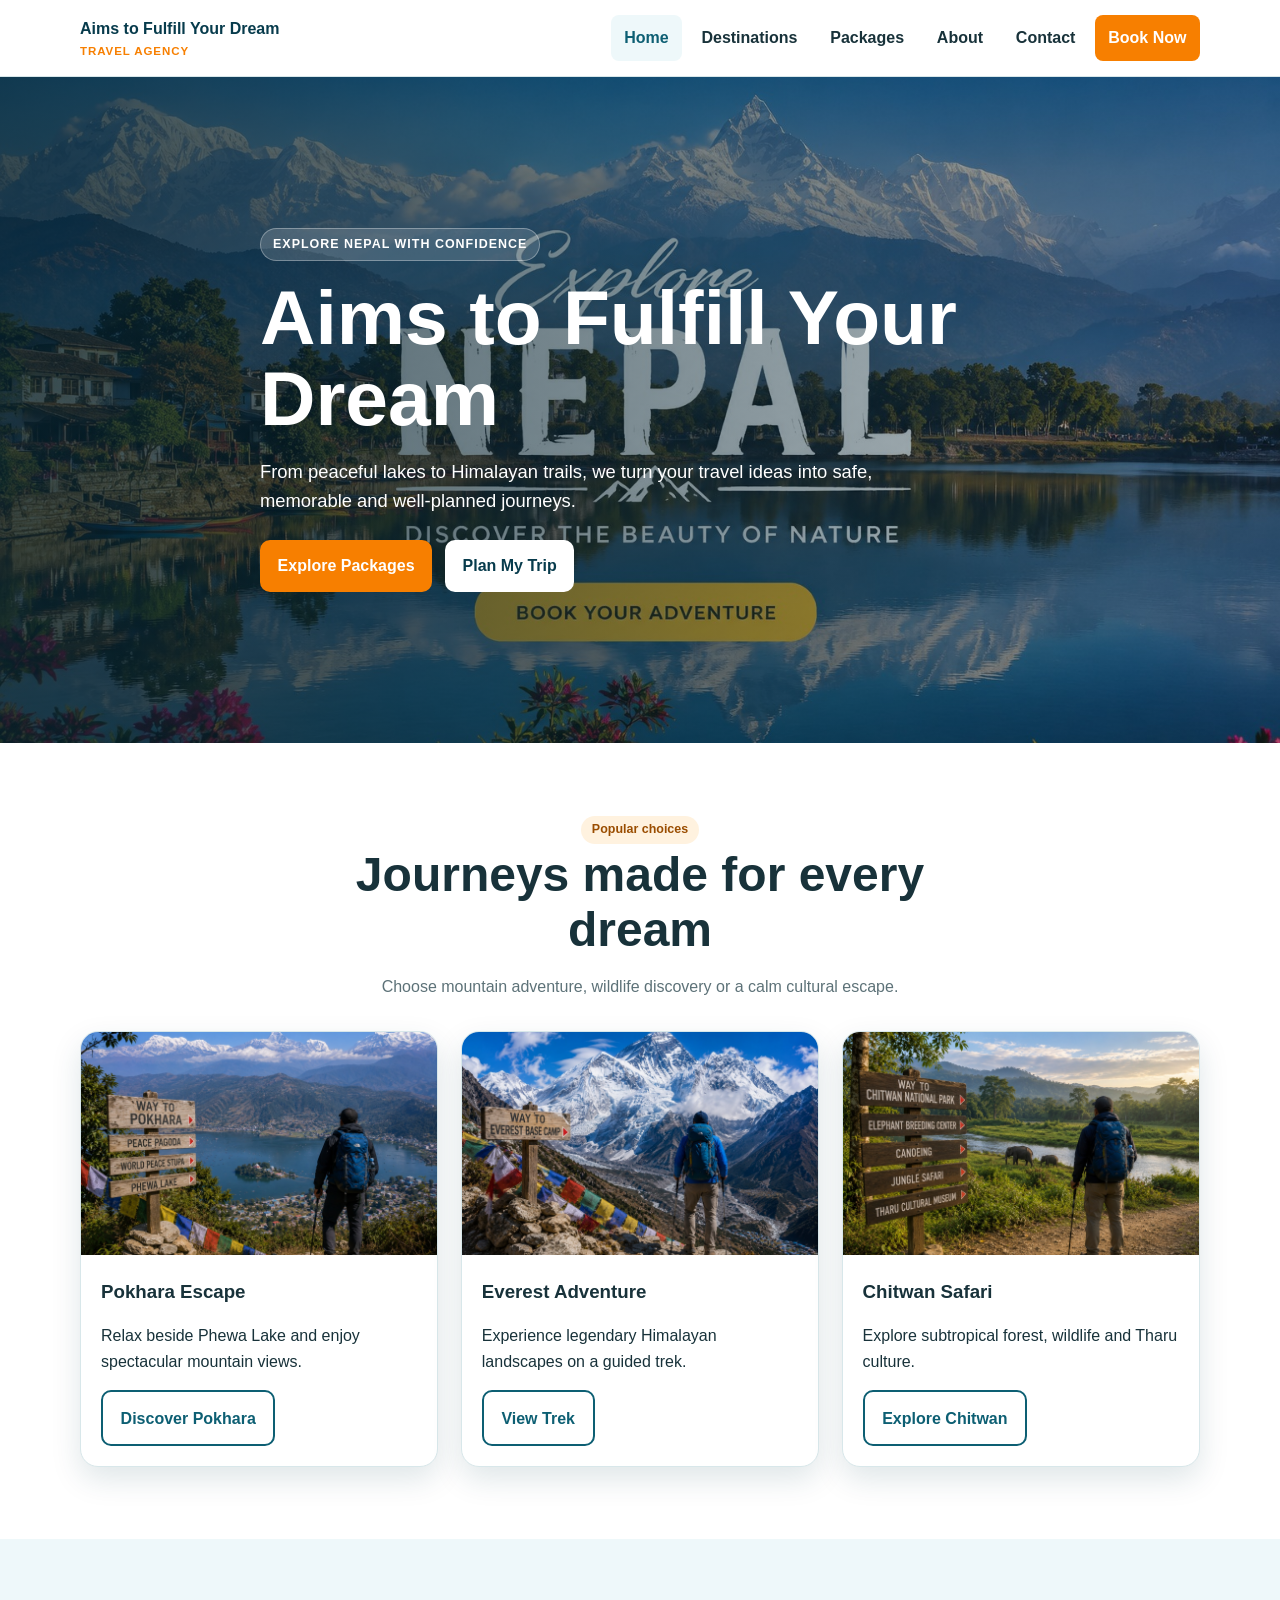
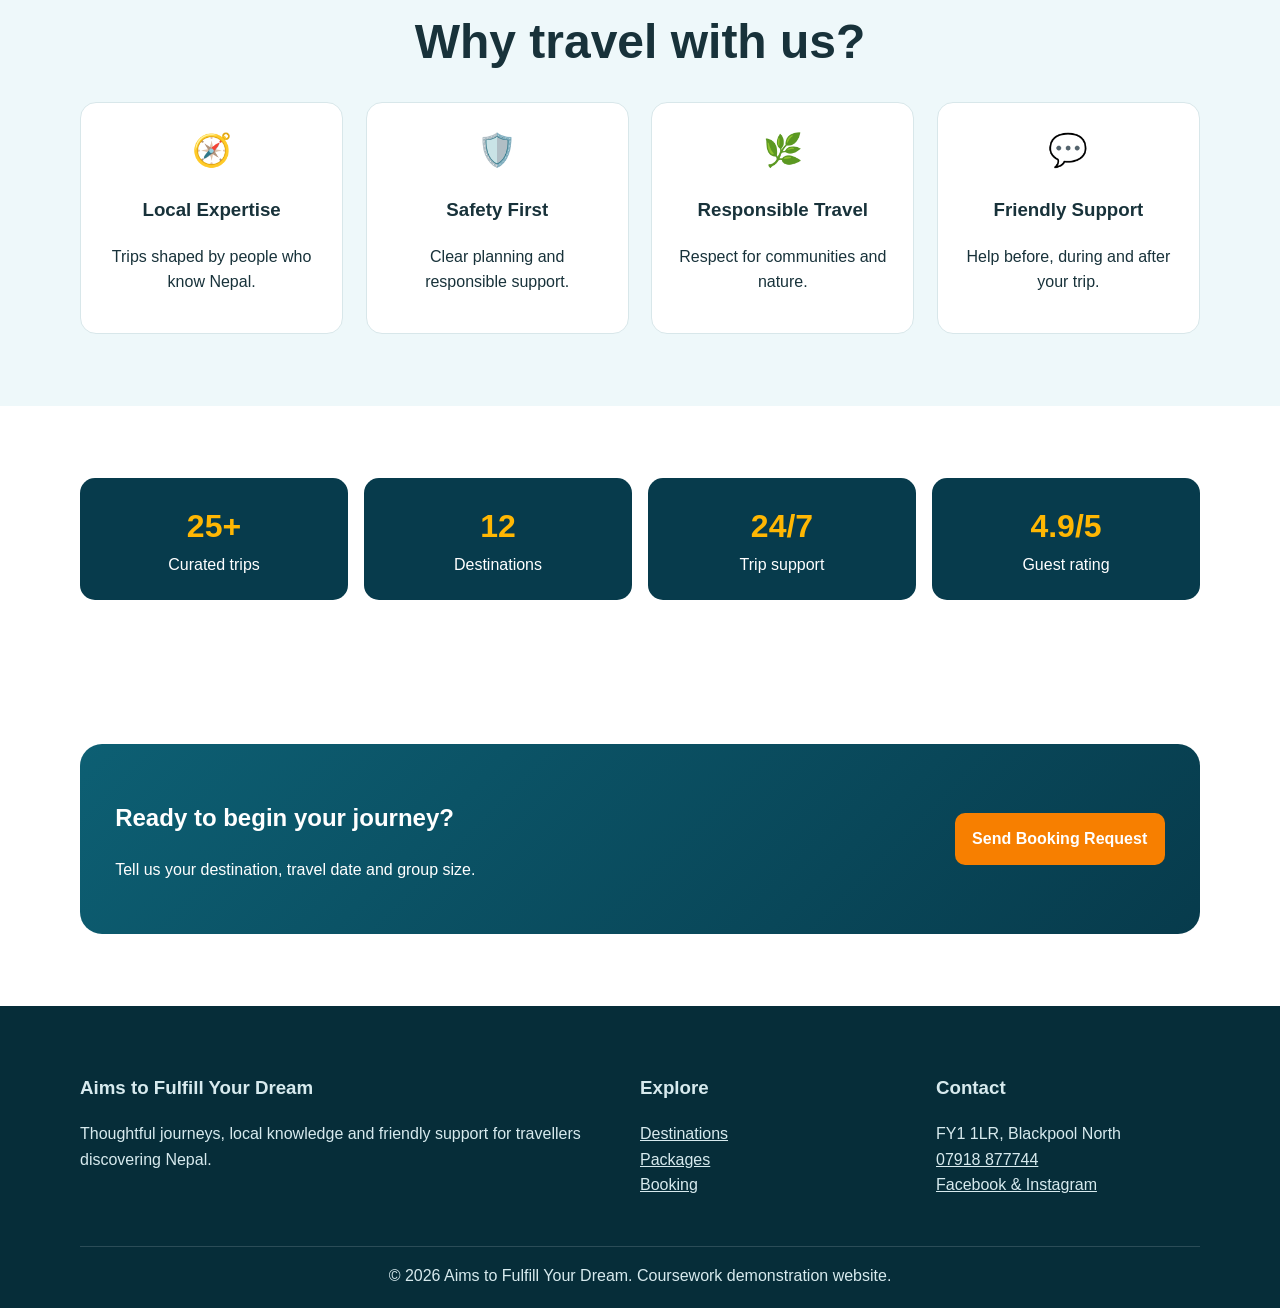
<file: index.html>
<!DOCTYPE html>
<html lang="en">
<head>
  <meta charset="UTF-8">
  <meta name="viewport" content="width=device-width, initial-scale=1.0">
  <meta name="description" content="Travel agency website featuring Nepal destinations and tour packages.">
  <title>Home | Aims to Fulfill Your Dream</title>
  <link rel="stylesheet" href="css/style.css">
  <script src="https://code.jquery.com/jquery-3.7.1.min.js" defer></script>
  <script src="js/script.js" defer></script>
</head>
<body>
<a class="skip-link" href="#main-content">Skip to main content</a>
<header class="site-header">
  <div class="container nav-wrap">
    <a class="brand" href="index.html" aria-label="Aims to Fulfill Your Dream home">
      <span class="brand-text">Aims to Fulfill Your Dream<small>Travel Agency</small></span>
    </a>
    <button class="nav-toggle" type="button" aria-expanded="false" aria-controls="main-nav">Menu</button>
    <nav aria-label="Main navigation">
      <ul class="nav-list" id="main-nav">
        <li><a class="active" href="index.html">Home</a></li>
        <li><a class="" href="destinations.html">Destinations</a></li>
        <li><a class="" href="packages.html">Packages</a></li>
        <li><a class="" href="about.html">About</a></li>
        <li><a class="" href="contact.html">Contact</a></li>
        <li><a class="book-link " href="booking.html">Book Now</a></li>
      </ul>
    </nav>
  </div>
</header>

<main id="main-content">
  <section class="hero">
    <div class="container hero-content">
      <span class="eyebrow">Explore Nepal with confidence</span>
      <h1>Aims to Fulfill Your Dream</h1>
      <p>From peaceful lakes to Himalayan trails, we turn your travel ideas into safe, memorable and well-planned journeys.</p>
      <div class="actions">
        <a class="btn btn-primary" href="packages.html">Explore Packages</a>
        <a class="btn btn-secondary" href="booking.html">Plan My Trip</a>
      </div>
    </div>
  </section>

  <section class="section">
    <div class="container">
      <div class="section-heading center reveal">
        <span class="badge">Popular choices</span>
        <h2>Journeys made for every dream</h2>
        <p>Choose mountain adventure, wildlife discovery or a calm cultural escape.</p>
      </div>
      <div class="grid cards-3">
        <article class="card reveal"><img class="card-media" src="images/pokhara.jpg" alt="Pokhara mountain and lake view"><div class="card-body"><h3>Pokhara Escape</h3><p>Relax beside Phewa Lake and enjoy spectacular mountain views.</p><a class="btn btn-outline" href="destinations.html">Discover Pokhara</a></div></article>
        <article class="card reveal"><img class="card-media" src="images/everest.jpg" alt="Everest Base Camp mountain trail"><div class="card-body"><h3>Everest Adventure</h3><p>Experience legendary Himalayan landscapes on a guided trek.</p><a class="btn btn-outline" href="packages.html">View Trek</a></div></article>
        <article class="card reveal"><img class="card-media" src="images/chitwan.jpg" alt="Chitwan National Park landscape"><div class="card-body"><h3>Chitwan Safari</h3><p>Explore subtropical forest, wildlife and Tharu culture.</p><a class="btn btn-outline" href="destinations.html">Explore Chitwan</a></div></article>
      </div>
    </div>
  </section>

  <section class="section section-soft">
    <div class="container">
      <div class="section-heading center"><h2>Why travel with us?</h2></div>
      <div class="grid features">
        <div class="feature reveal"><div class="feature-icon">🧭</div><h3>Local Expertise</h3><p>Trips shaped by people who know Nepal.</p></div>
        <div class="feature reveal"><div class="feature-icon">🛡️</div><h3>Safety First</h3><p>Clear planning and responsible support.</p></div>
        <div class="feature reveal"><div class="feature-icon">🌿</div><h3>Responsible Travel</h3><p>Respect for communities and nature.</p></div>
        <div class="feature reveal"><div class="feature-icon">💬</div><h3>Friendly Support</h3><p>Help before, during and after your trip.</p></div>
      </div>
    </div>
  </section>

  <section class="section">
    <div class="container">
      <div class="stats reveal">
        <div class="stat"><strong>25+</strong>Curated trips</div>
        <div class="stat"><strong>12</strong>Destinations</div>
        <div class="stat"><strong>24/7</strong>Trip support</div>
        <div class="stat"><strong>4.9/5</strong>Guest rating</div>
      </div>
    </div>
  </section>

  <section class="section">
    <div class="container cta reveal">
      <div><h2>Ready to begin your journey?</h2><p>Tell us your destination, travel date and group size.</p></div>
      <a class="btn btn-primary" href="booking.html">Send Booking Request</a>
    </div>
  </section>
</main>

<footer class="footer">
  <div class="container">
    <div class="footer-grid">
      <div>
        <h3>Aims to Fulfill Your Dream</h3>
        <p>Thoughtful journeys, local knowledge and friendly support for travellers discovering Nepal.</p>
      </div>
      <div>
        <h3>Explore</h3>
        <p><a href="destinations.html">Destinations</a><br><a href="packages.html">Packages</a><br><a href="booking.html">Booking</a></p>
      </div>
      <div>
        <h3>Contact</h3>
        <p>FY1 1LR, Blackpool North<br><a href="tel:07918877744">07918 877744</a><br><a href="contact.html">Facebook & Instagram</a></p>
      </div>
    </div>
    <div class="footer-bottom">© <span class="current-year"></span> Aims to Fulfill Your Dream. Coursework demonstration website.</div>
  </div>
</footer>
</body>
</html>
</file>
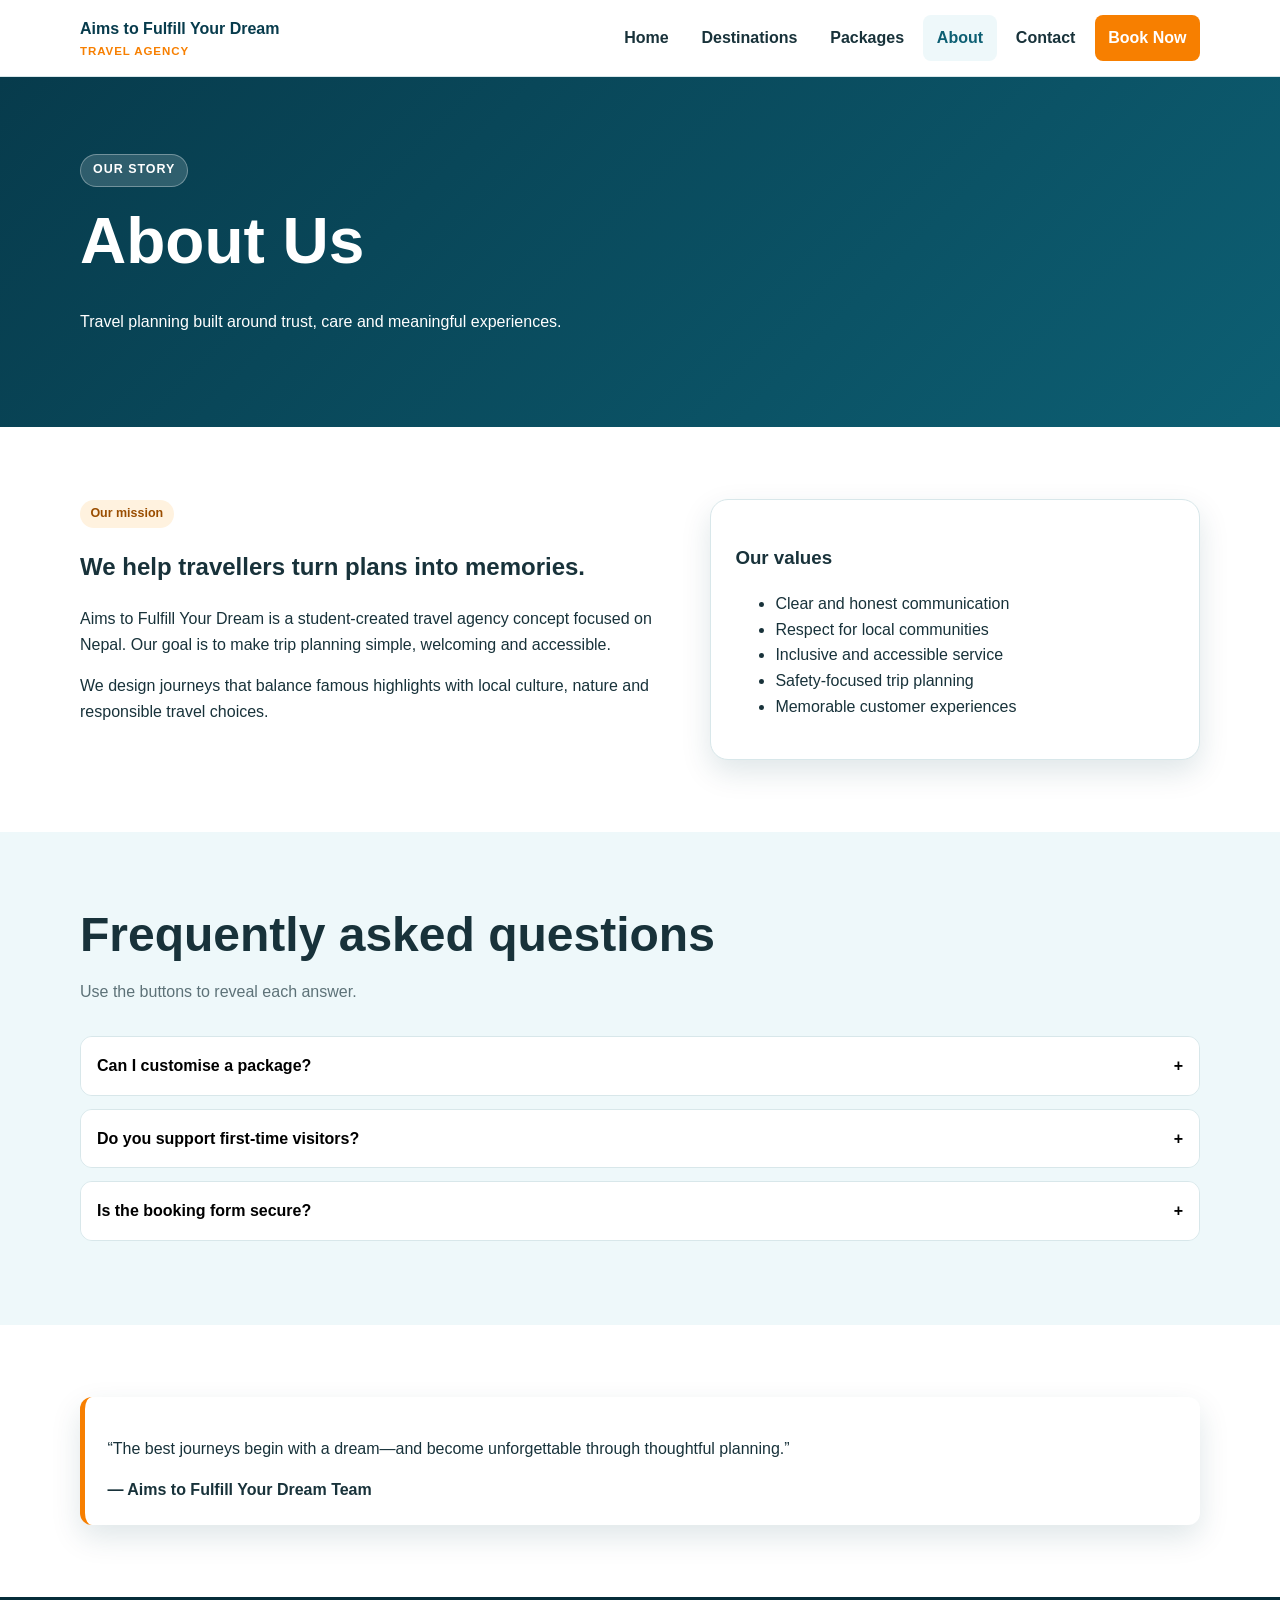
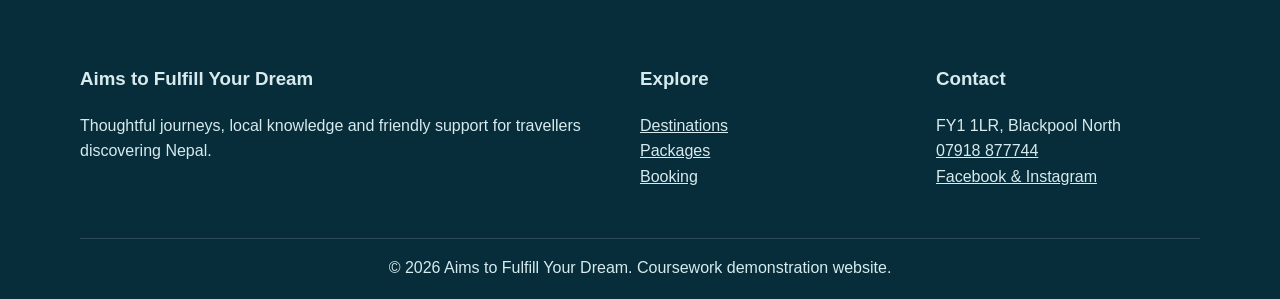
<file: about.html>
<!DOCTYPE html>
<html lang="en">
<head>
  <meta charset="UTF-8">
  <meta name="viewport" content="width=device-width, initial-scale=1.0">
  <meta name="description" content="Learn about the mission and values of Aims to Fulfill Your Dream Travel Agency.">
  <title>About | Aims to Fulfill Your Dream</title>
  <link rel="stylesheet" href="css/style.css">
  <script src="https://code.jquery.com/jquery-3.7.1.min.js" defer></script>
  <script src="js/script.js" defer></script>
</head>
<body>
<a class="skip-link" href="#main-content">Skip to main content</a>
<header class="site-header">
  <div class="container nav-wrap">
    <a class="brand" href="index.html" aria-label="Aims to Fulfill Your Dream home">
      <span class="brand-text">Aims to Fulfill Your Dream<small>Travel Agency</small></span>
    </a>
    <button class="nav-toggle" type="button" aria-expanded="false" aria-controls="main-nav">Menu</button>
    <nav aria-label="Main navigation">
      <ul class="nav-list" id="main-nav">
        <li><a class="" href="index.html">Home</a></li>
        <li><a class="" href="destinations.html">Destinations</a></li>
        <li><a class="" href="packages.html">Packages</a></li>
        <li><a class="active" href="about.html">About</a></li>
        <li><a class="" href="contact.html">Contact</a></li>
        <li><a class="book-link " href="booking.html">Book Now</a></li>
      </ul>
    </nav>
  </div>
</header>

<main id="main-content">
<section class="page-hero"><div class="container"><span class="eyebrow">Our story</span><h1>About Us</h1><p>Travel planning built around trust, care and meaningful experiences.</p></div></section>
<section class="section"><div class="container two-col">
  <div class="reveal"><span class="badge">Our mission</span><h2>We help travellers turn plans into memories.</h2><p>Aims to Fulfill Your Dream is a student-created travel agency concept focused on Nepal. Our goal is to make trip planning simple, welcoming and accessible.</p><p>We design journeys that balance famous highlights with local culture, nature and responsible travel choices.</p></div>
  <div class="panel reveal"><h3>Our values</h3><ul><li>Clear and honest communication</li><li>Respect for local communities</li><li>Inclusive and accessible service</li><li>Safety-focused trip planning</li><li>Memorable customer experiences</li></ul></div>
</div></section>
<section class="section section-soft"><div class="container">
  <div class="section-heading"><h2>Frequently asked questions</h2><p>Use the buttons to reveal each answer.</p></div>
  <div class="accordion-item"><button class="accordion-button" aria-expanded="false">Can I customise a package?<span>+</span></button><div class="accordion-content"><p>Yes. Use the booking form and describe your preferred route, dates and activities.</p></div></div>
  <div class="accordion-item"><button class="accordion-button" aria-expanded="false">Do you support first-time visitors?<span>+</span></button><div class="accordion-content"><p>Yes. We provide clear preparation guidance and practical travel information.</p></div></div>
  <div class="accordion-item"><button class="accordion-button" aria-expanded="false">Is the booking form secure?<span>+</span></button><div class="accordion-content"><p>This coursework demonstration stores submitted details only in your browser using localStorage. It does not send data to a server.</p></div></div>
</div></section>
<section class="section"><div class="container"><div class="testimonial reveal"><p>“The best journeys begin with a dream—and become unforgettable through thoughtful planning.”</p><strong>— Aims to Fulfill Your Dream Team</strong></div></div></section>
</main>

<footer class="footer">
  <div class="container">
    <div class="footer-grid">
      <div>
        <h3>Aims to Fulfill Your Dream</h3>
        <p>Thoughtful journeys, local knowledge and friendly support for travellers discovering Nepal.</p>
      </div>
      <div>
        <h3>Explore</h3>
        <p><a href="destinations.html">Destinations</a><br><a href="packages.html">Packages</a><br><a href="booking.html">Booking</a></p>
      </div>
      <div>
        <h3>Contact</h3>
        <p>FY1 1LR, Blackpool North<br><a href="tel:07918877744">07918 877744</a><br><a href="contact.html">Facebook & Instagram</a></p>
      </div>
    </div>
    <div class="footer-bottom">© <span class="current-year"></span> Aims to Fulfill Your Dream. Coursework demonstration website.</div>
  </div>
</footer>
</body>
</html>
</file>
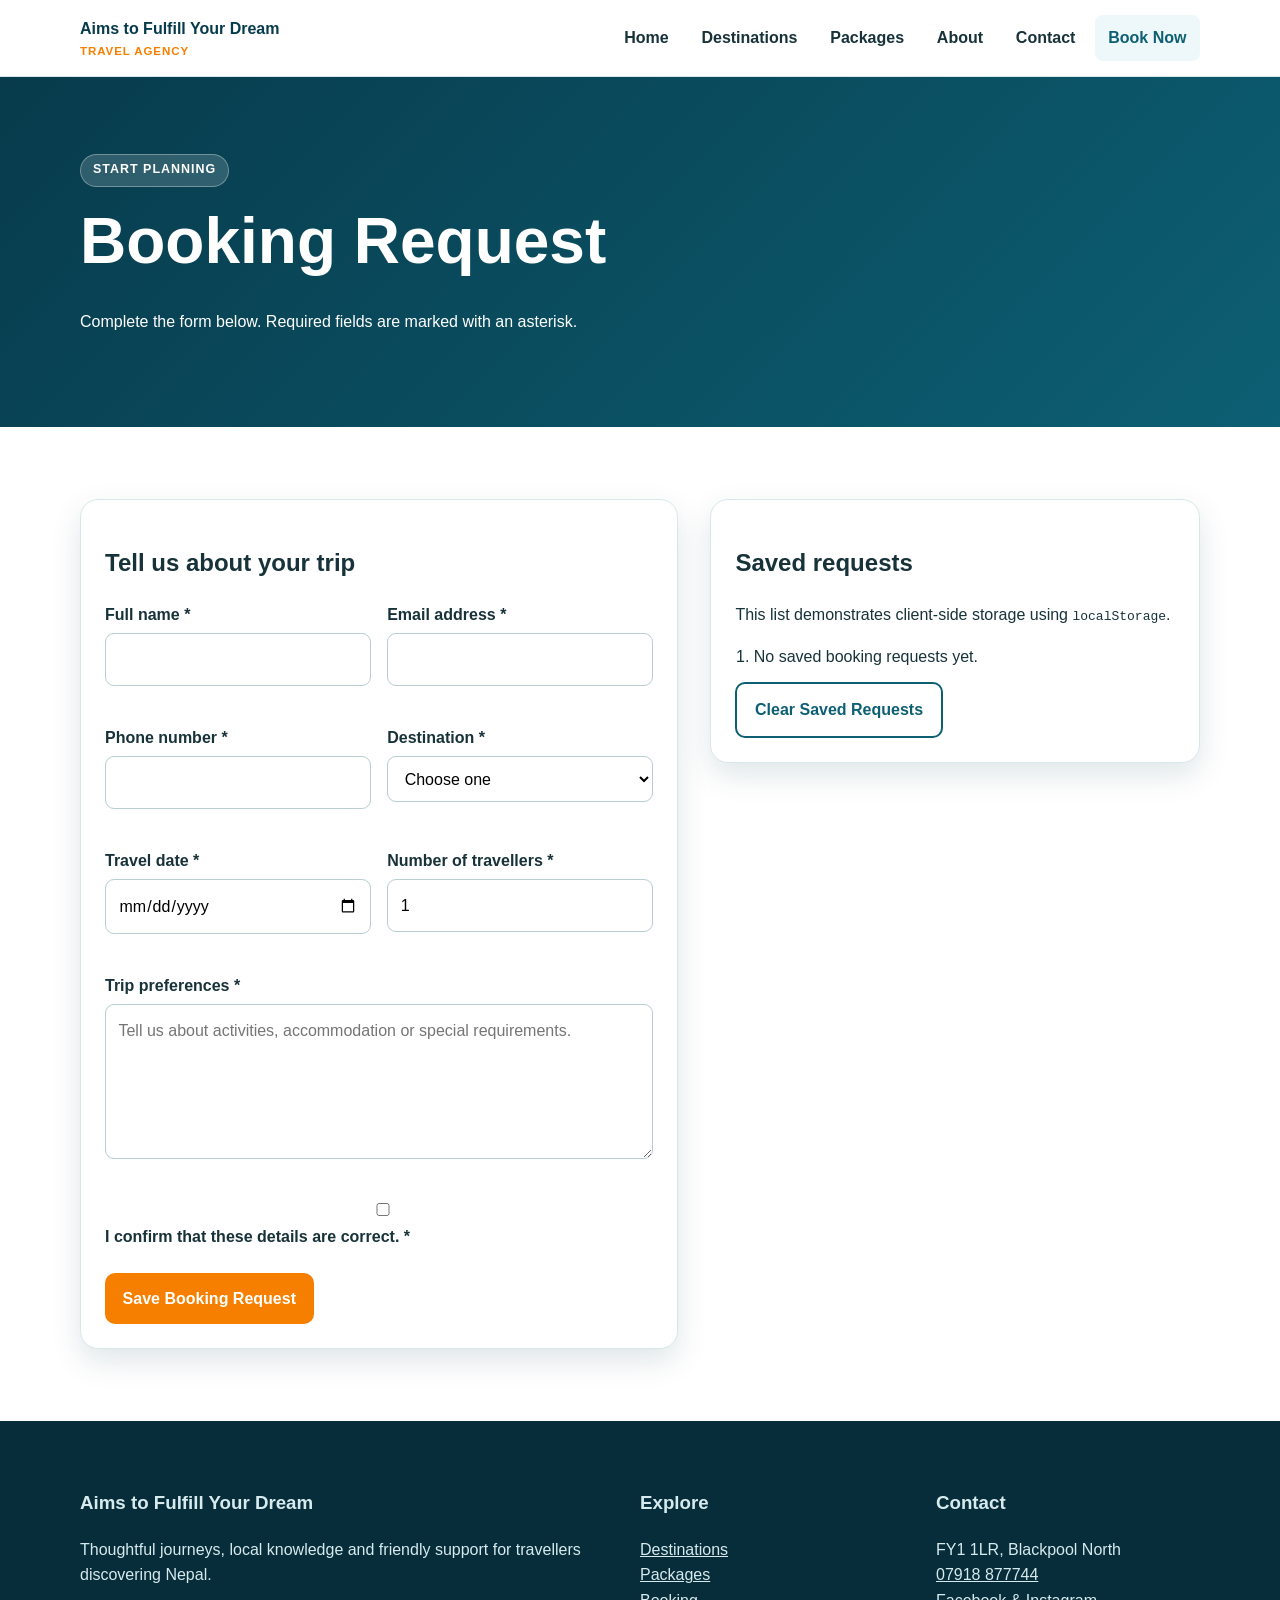
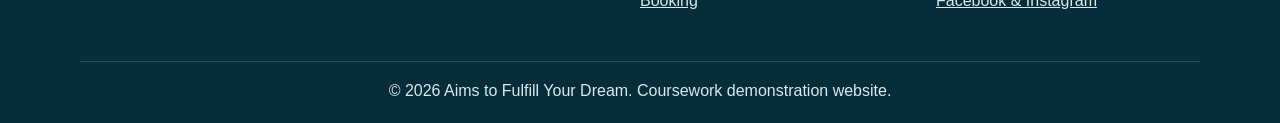
<file: booking.html>
<!DOCTYPE html>
<html lang="en">
<head>
  <meta charset="UTF-8">
  <meta name="viewport" content="width=device-width, initial-scale=1.0">
  <meta name="description" content="Submit an accessible Nepal travel booking request with client-side validation.">
  <title>Booking | Aims to Fulfill Your Dream</title>
  <link rel="stylesheet" href="css/style.css">
  <script src="https://code.jquery.com/jquery-3.7.1.min.js" defer></script>
  <script src="js/script.js" defer></script>
</head>
<body>
<a class="skip-link" href="#main-content">Skip to main content</a>
<header class="site-header">
  <div class="container nav-wrap">
    <a class="brand" href="index.html" aria-label="Aims to Fulfill Your Dream home">
      <span class="brand-text">Aims to Fulfill Your Dream<small>Travel Agency</small></span>
    </a>
    <button class="nav-toggle" type="button" aria-expanded="false" aria-controls="main-nav">Menu</button>
    <nav aria-label="Main navigation">
      <ul class="nav-list" id="main-nav">
        <li><a class="" href="index.html">Home</a></li>
        <li><a class="" href="destinations.html">Destinations</a></li>
        <li><a class="" href="packages.html">Packages</a></li>
        <li><a class="" href="about.html">About</a></li>
        <li><a class="" href="contact.html">Contact</a></li>
        <li><a class="book-link active" href="booking.html">Book Now</a></li>
      </ul>
    </nav>
  </div>
</header>

<main id="main-content">
<section class="page-hero"><div class="container"><span class="eyebrow">Start planning</span><h1>Booking Request</h1><p>Complete the form below. Required fields are marked with an asterisk.</p></div></section>
<section class="section"><div class="container two-col">
  <div class="panel">
    <h2>Tell us about your trip</h2>
    <form id="bookingForm" novalidate>
      <div class="form-grid">
        <div class="form-group"><label for="fullName">Full name *</label><input id="fullName" name="fullName" autocomplete="name" required aria-describedby="fullNameError"><span class="error" id="fullNameError"></span></div>
        <div class="form-group"><label for="email">Email address *</label><input id="email" name="email" type="email" autocomplete="email" required aria-describedby="emailError"><span class="error" id="emailError"></span></div>
        <div class="form-group"><label for="phone">Phone number *</label><input id="phone" name="phone" type="tel" autocomplete="tel" required aria-describedby="phoneError"><span class="error" id="phoneError"></span></div>
        <div class="form-group"><label for="destination">Destination *</label><select id="destination" name="destination" required aria-describedby="destinationError"><option value="">Choose one</option><option>Pokhara</option><option>Everest Region</option><option>Chitwan</option><option>Lumbini</option><option>Annapurna</option><option>Kathmandu Valley</option><option>Custom Trip</option></select><span class="error" id="destinationError"></span></div>
        <div class="form-group"><label for="travelDate">Travel date *</label><input id="travelDate" name="travelDate" type="date" required aria-describedby="travelDateError"><span class="error" id="travelDateError"></span></div>
        <div class="form-group"><label for="travellers">Number of travellers *</label><input id="travellers" name="travellers" type="number" min="1" max="20" value="1" required aria-describedby="travellersError"><span class="error" id="travellersError"></span></div>
        <div class="form-group full"><label for="message">Trip preferences *</label><textarea id="message" name="message" rows="5" placeholder="Tell us about activities, accommodation or special requirements." required aria-describedby="messageError"></textarea><span class="error" id="messageError"></span></div>
        <div class="form-group full"><label><input id="consent" type="checkbox"> I confirm that these details are correct. *</label><span class="error" id="consentError"></span></div>
      </div>
      <button class="btn btn-primary" type="submit">Save Booking Request</button>
      <div class="notice" id="formNotice" role="status" tabindex="-1" aria-live="polite"></div>
    </form>
  </div>
  <aside class="panel">
    <h2>Saved requests</h2>
    <p>This list demonstrates client-side storage using <code>localStorage</code>.</p>
    <ol class="saved-list" id="savedBookings"></ol>
    <button class="btn btn-outline" id="clearBookings" type="button">Clear Saved Requests</button>
  </aside>
</div></section>
</main>

<footer class="footer">
  <div class="container">
    <div class="footer-grid">
      <div>
        <h3>Aims to Fulfill Your Dream</h3>
        <p>Thoughtful journeys, local knowledge and friendly support for travellers discovering Nepal.</p>
      </div>
      <div>
        <h3>Explore</h3>
        <p><a href="destinations.html">Destinations</a><br><a href="packages.html">Packages</a><br><a href="booking.html">Booking</a></p>
      </div>
      <div>
        <h3>Contact</h3>
        <p>FY1 1LR, Blackpool North<br><a href="tel:07918877744">07918 877744</a><br><a href="contact.html">Facebook & Instagram</a></p>
      </div>
    </div>
    <div class="footer-bottom">© <span class="current-year"></span> Aims to Fulfill Your Dream. Coursework demonstration website.</div>
  </div>
</footer>
</body>
</html>
</file>
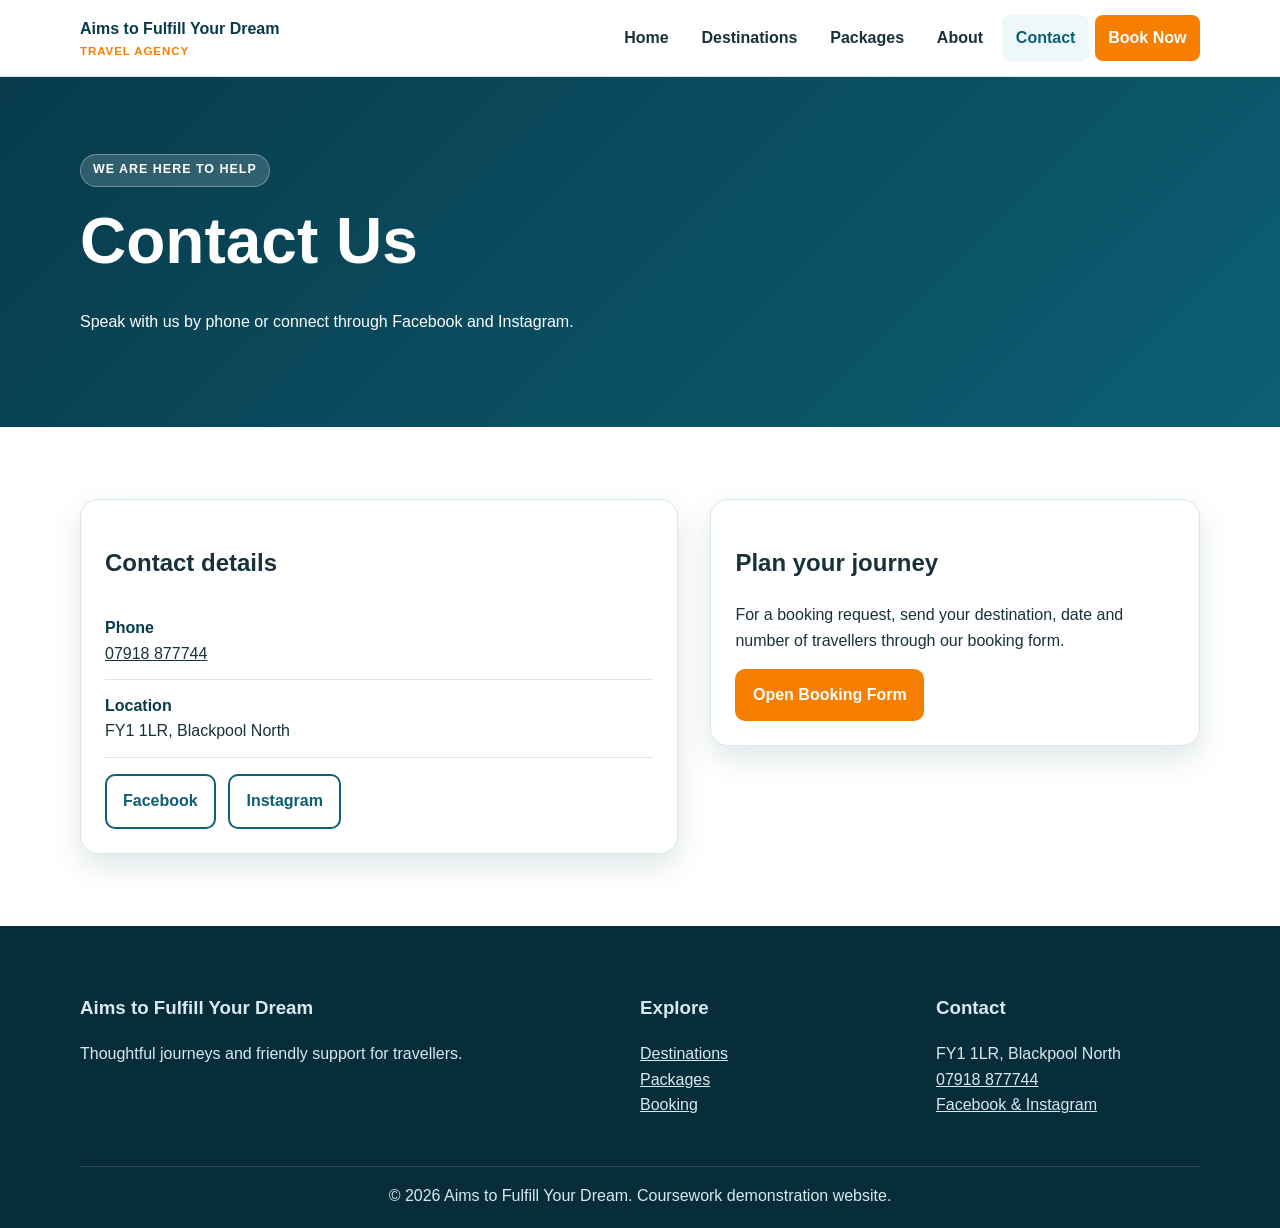
<file: contact.html>
<!DOCTYPE html>
<html lang="en">
<head>
  <meta charset="UTF-8">
  <meta name="viewport" content="width=device-width, initial-scale=1.0">
  <meta name="description" content="Contact Aims to Fulfill Your Dream Travel Agency by phone, Facebook or Instagram.">
  <title>Contact | Aims to Fulfill Your Dream</title>
  <link rel="stylesheet" href="css/style.css">
  <script src="https://code.jquery.com/jquery-3.7.1.min.js" defer></script>
  <script src="js/script.js" defer></script>
</head>
<body>
<a class="skip-link" href="#main-content">Skip to main content</a>
<header class="site-header">
  <div class="container nav-wrap">
    <a class="brand" href="index.html" aria-label="Aims to Fulfill Your Dream home">
      <span class="brand-text">Aims to Fulfill Your Dream<small>Travel Agency</small></span>
    </a>
    <button class="nav-toggle" type="button" aria-expanded="false" aria-controls="main-nav">Menu</button>
    <nav aria-label="Main navigation">
      <ul class="nav-list" id="main-nav">
        <li><a class="" href="index.html">Home</a></li>
        <li><a class="" href="destinations.html">Destinations</a></li>
        <li><a class="" href="packages.html">Packages</a></li>
        <li><a class="" href="about.html">About</a></li>
        <li><a class="active" href="contact.html">Contact</a></li>
        <li><a class="book-link" href="booking.html">Book Now</a></li>
      </ul>
    </nav>
  </div>
</header>

<main id="main-content">
  <section class="page-hero">
    <div class="container">
      <span class="eyebrow">We are here to help</span>
      <h1>Contact Us</h1>
      <p>Speak with us by phone or connect through Facebook and Instagram.</p>
    </div>
  </section>

  <section class="section">
    <div class="container two-col">
      <section class="panel reveal" aria-labelledby="contact-details-heading">
        <h2 id="contact-details-heading">Contact details</h2>
        <ul class="contact-list">
          <li>
            <strong>Phone</strong>
            <a href="tel:07918877744">07918 877744</a>
          </li>
          <li>
            <strong>Location</strong>
            FY1 1LR, Blackpool North
          </li>
        </ul>

        <div class="social-links" aria-label="Social media contact links">
          <a class="social-link" href="https://www.facebook.com/" target="_blank" rel="noopener noreferrer" aria-label="Contact us through Facebook">
            Facebook
          </a>
          <a class="social-link" href="https://www.instagram.com/" target="_blank" rel="noopener noreferrer" aria-label="Contact us through Instagram">
            Instagram
          </a>
        </div>
      </section>

      <aside class="panel reveal">
        <h2>Plan your journey</h2>
        <p>For a booking request, send your destination, date and number of travellers through our booking form.</p>
        <a class="btn btn-primary" href="booking.html">Open Booking Form</a>
      </aside>
    </div>
  </section>
</main>

<footer class="footer">
  <div class="container">
    <div class="footer-grid">
      <div>
        <h3>Aims to Fulfill Your Dream</h3>
        <p>Thoughtful journeys and friendly support for travellers.</p>
      </div>
      <div>
        <h3>Explore</h3>
        <p><a href="destinations.html">Destinations</a><br><a href="packages.html">Packages</a><br><a href="booking.html">Booking</a></p>
      </div>
      <div>
        <h3>Contact</h3>
        <p>FY1 1LR, Blackpool North<br><a href="tel:07918877744">07918 877744</a><br><a href="contact.html">Facebook & Instagram</a></p>
      </div>
    </div>
    <div class="footer-bottom">© <span class="current-year"></span> Aims to Fulfill Your Dream. Coursework demonstration website.</div>
  </div>
</footer>
</body>
</html>
</file>
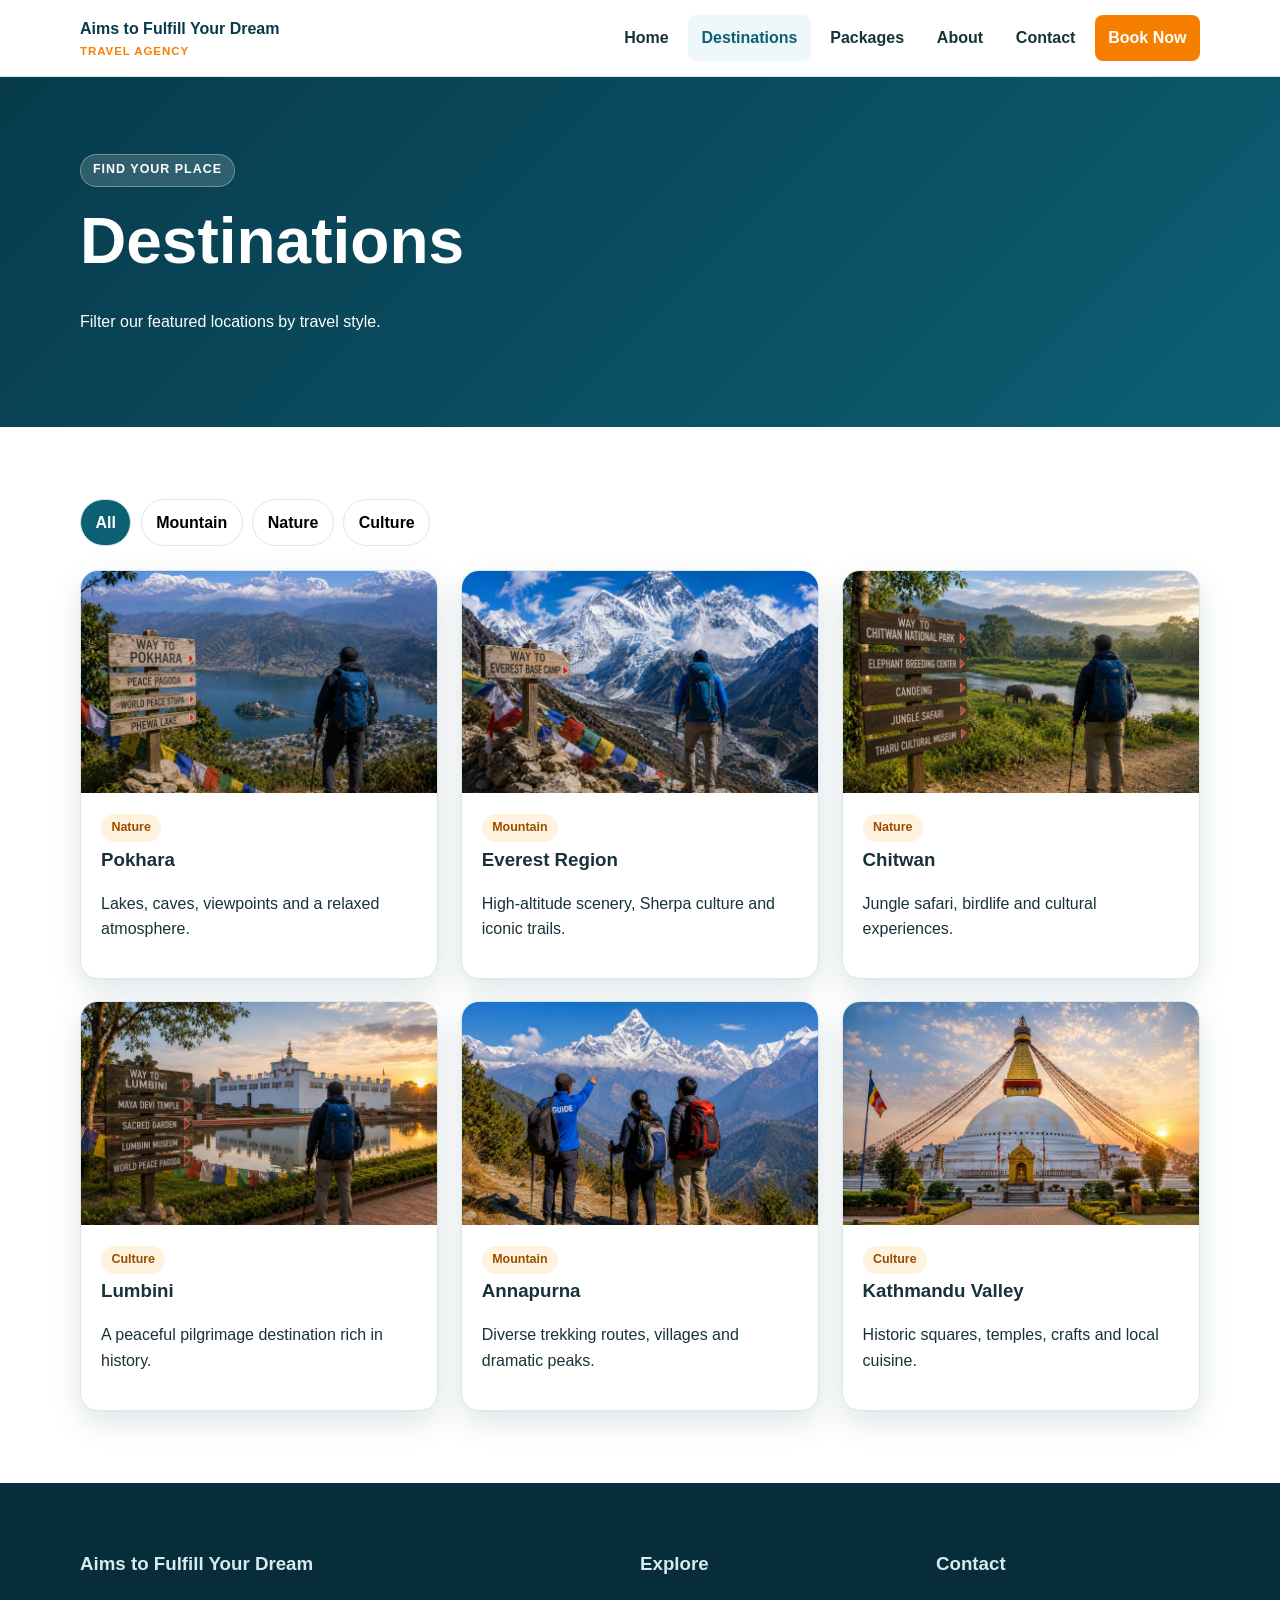
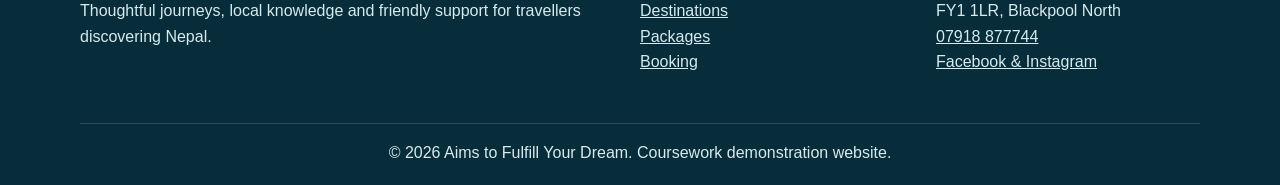
<file: destinations.html>
<!DOCTYPE html>
<html lang="en">
<head>
  <meta charset="UTF-8">
  <meta name="viewport" content="width=device-width, initial-scale=1.0">
  <meta name="description" content="Explore mountain, nature and cultural destinations in Nepal.">
  <title>Destinations | Aims to Fulfill Your Dream</title>
  <link rel="stylesheet" href="css/style.css">
  <script src="https://code.jquery.com/jquery-3.7.1.min.js" defer></script>
  <script src="js/script.js" defer></script>
</head>
<body>
<a class="skip-link" href="#main-content">Skip to main content</a>
<header class="site-header">
  <div class="container nav-wrap">
    <a class="brand" href="index.html" aria-label="Aims to Fulfill Your Dream home">
      <span class="brand-text">Aims to Fulfill Your Dream<small>Travel Agency</small></span>
    </a>
    <button class="nav-toggle" type="button" aria-expanded="false" aria-controls="main-nav">Menu</button>
    <nav aria-label="Main navigation">
      <ul class="nav-list" id="main-nav">
        <li><a class="" href="index.html">Home</a></li>
        <li><a class="active" href="destinations.html">Destinations</a></li>
        <li><a class="" href="packages.html">Packages</a></li>
        <li><a class="" href="about.html">About</a></li>
        <li><a class="" href="contact.html">Contact</a></li>
        <li><a class="book-link " href="booking.html">Book Now</a></li>
      </ul>
    </nav>
  </div>
</header>

<main id="main-content">
<section class="page-hero"><div class="container"><span class="eyebrow">Find your place</span><h1>Destinations</h1><p>Filter our featured locations by travel style.</p></div></section>
<section class="section"><div class="container">
  <div class="filter-bar" role="group" aria-label="Filter destinations">
    <button class="filter-btn active" data-filter="all">All</button>
    <button class="filter-btn" data-filter="mountain">Mountain</button>
    <button class="filter-btn" data-filter="nature">Nature</button>
    <button class="filter-btn" data-filter="culture">Culture</button>
  </div>
  <div class="grid cards-3">
    <article class="card reveal" data-category="nature"><img class="card-media" src="images/pokhara.jpg" alt="Pokhara mountain and lake view"><div class="card-body"><span class="badge">Nature</span><h3>Pokhara</h3><p>Lakes, caves, viewpoints and a relaxed atmosphere.</p></div></article>
    <article class="card reveal" data-category="mountain"><img class="card-media" src="images/everest.jpg" alt="Everest Base Camp mountain trail"><div class="card-body"><span class="badge">Mountain</span><h3>Everest Region</h3><p>High-altitude scenery, Sherpa culture and iconic trails.</p></div></article>
    <article class="card reveal" data-category="nature"><img class="card-media" src="images/chitwan.jpg" alt="Chitwan National Park landscape"><div class="card-body"><span class="badge">Nature</span><h3>Chitwan</h3><p>Jungle safari, birdlife and cultural experiences.</p></div></article>
    <article class="card reveal" data-category="culture"><img class="card-media" src="images/lumbini.jpg" alt="Lumbini Maya Devi Temple"><div class="card-body"><span class="badge">Culture</span><h3>Lumbini</h3><p>A peaceful pilgrimage destination rich in history.</p></div></article>
    <article class="card reveal" data-category="mountain"><img class="card-media" src="images/annapurna.jpg" alt="Annapurna Himalayan trekking view"><div class="card-body"><span class="badge">Mountain</span><h3>Annapurna</h3><p>Diverse trekking routes, villages and dramatic peaks.</p></div></article>
    <article class="card reveal" data-category="culture"><img class="card-media" src="images/kathmandu.jpg" alt="Boudhanath Stupa in Kathmandu"><div class="card-body"><span class="badge">Culture</span><h3>Kathmandu Valley</h3><p>Historic squares, temples, crafts and local cuisine.</p></div></article>
  </div>
</div></section>
</main>

<footer class="footer">
  <div class="container">
    <div class="footer-grid">
      <div>
        <h3>Aims to Fulfill Your Dream</h3>
        <p>Thoughtful journeys, local knowledge and friendly support for travellers discovering Nepal.</p>
      </div>
      <div>
        <h3>Explore</h3>
        <p><a href="destinations.html">Destinations</a><br><a href="packages.html">Packages</a><br><a href="booking.html">Booking</a></p>
      </div>
      <div>
        <h3>Contact</h3>
        <p>FY1 1LR, Blackpool North<br><a href="tel:07918877744">07918 877744</a><br><a href="contact.html">Facebook & Instagram</a></p>
      </div>
    </div>
    <div class="footer-bottom">© <span class="current-year"></span> Aims to Fulfill Your Dream. Coursework demonstration website.</div>
  </div>
</footer>
</body>
</html>
</file>
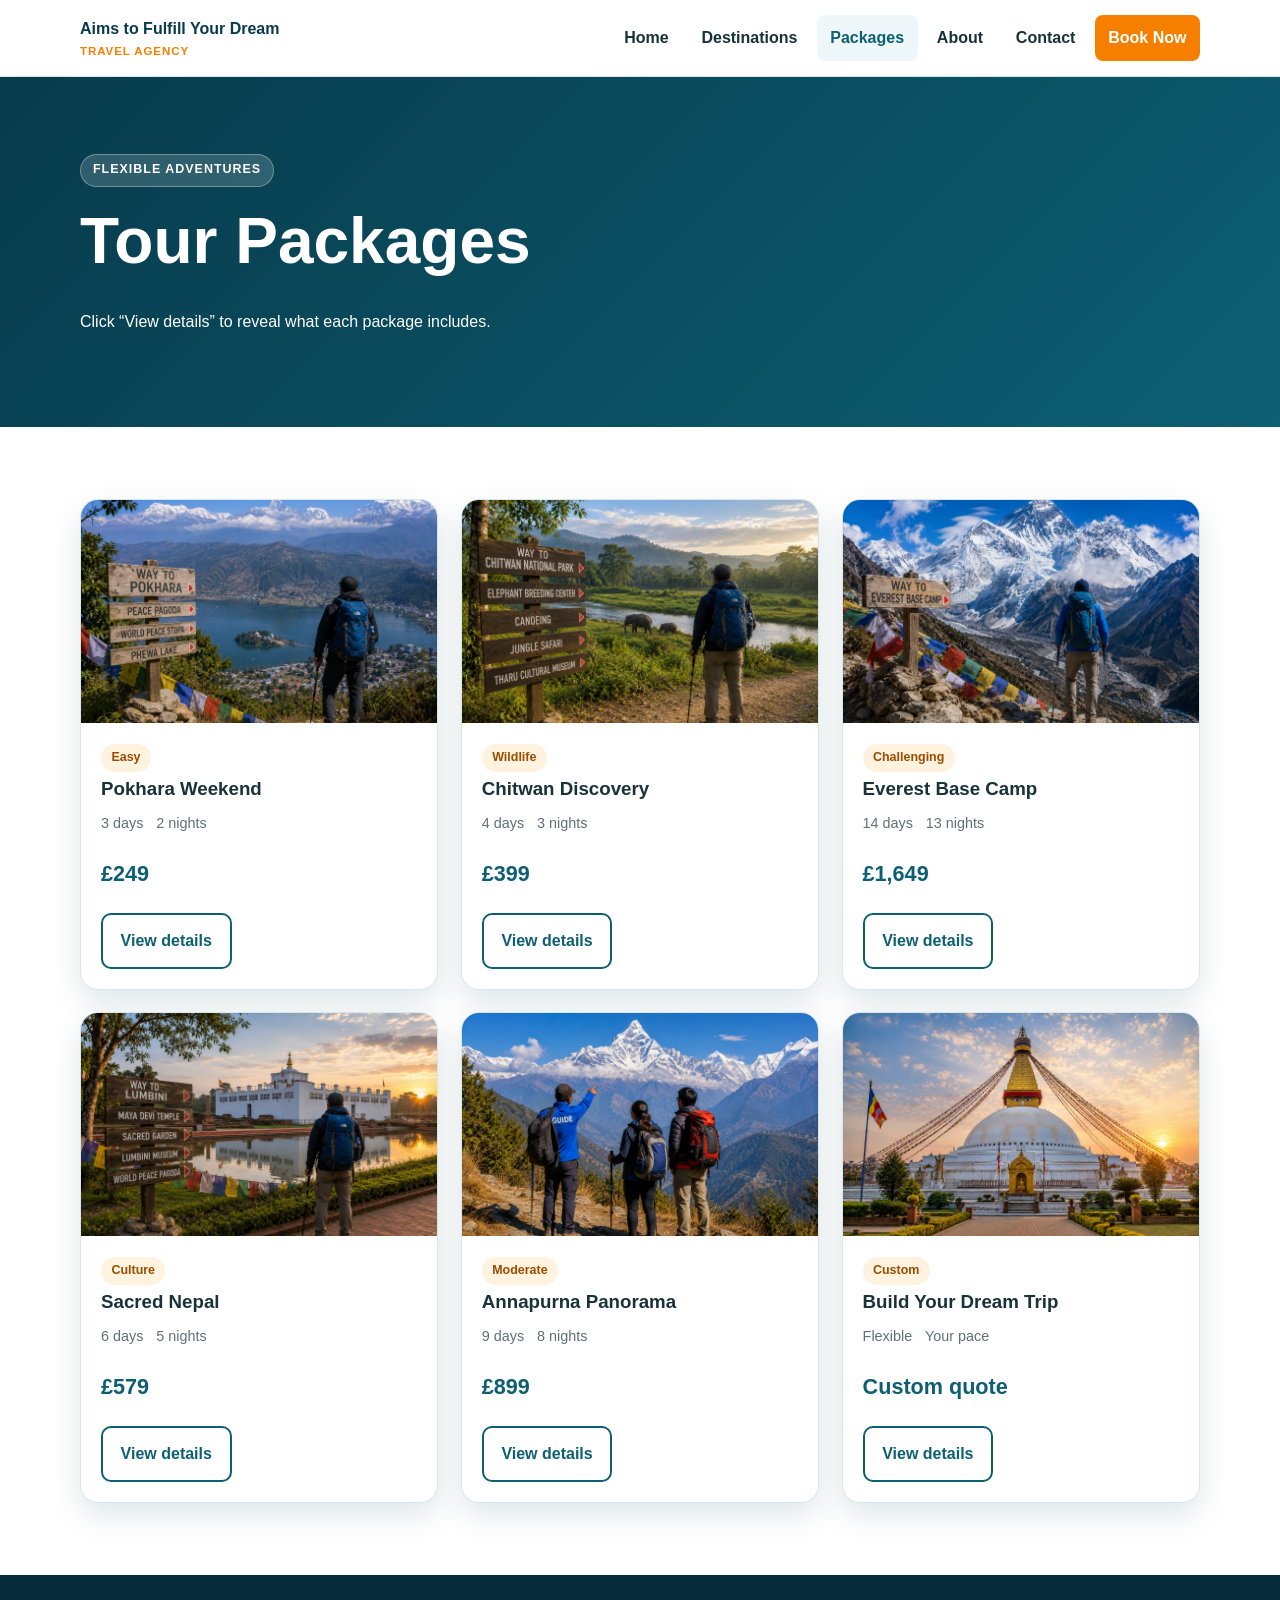
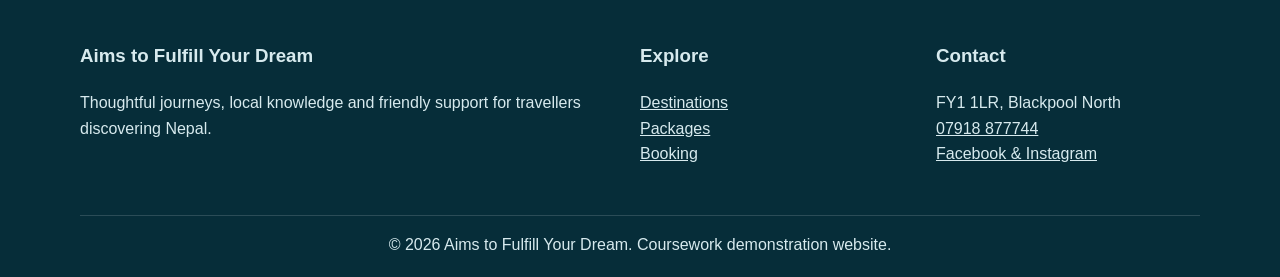
<file: packages.html>
<!DOCTYPE html>
<html lang="en">
<head>
  <meta charset="UTF-8">
  <meta name="viewport" content="width=device-width, initial-scale=1.0">
  <meta name="description" content="View Nepal travel packages with prices, durations and interactive details.">
  <title>Packages | Aims to Fulfill Your Dream</title>
  <link rel="stylesheet" href="css/style.css">
  <script src="https://code.jquery.com/jquery-3.7.1.min.js" defer></script>
  <script src="js/script.js" defer></script>
</head>
<body>
<a class="skip-link" href="#main-content">Skip to main content</a>
<header class="site-header">
  <div class="container nav-wrap">
    <a class="brand" href="index.html" aria-label="Aims to Fulfill Your Dream home">
      <span class="brand-text">Aims to Fulfill Your Dream<small>Travel Agency</small></span>
    </a>
    <button class="nav-toggle" type="button" aria-expanded="false" aria-controls="main-nav">Menu</button>
    <nav aria-label="Main navigation">
      <ul class="nav-list" id="main-nav">
        <li><a class="" href="index.html">Home</a></li>
        <li><a class="" href="destinations.html">Destinations</a></li>
        <li><a class="active" href="packages.html">Packages</a></li>
        <li><a class="" href="about.html">About</a></li>
        <li><a class="" href="contact.html">Contact</a></li>
        <li><a class="book-link " href="booking.html">Book Now</a></li>
      </ul>
    </nav>
  </div>
</header>

<main id="main-content">
<section class="page-hero"><div class="container"><span class="eyebrow">Flexible adventures</span><h1>Tour Packages</h1><p>Click “View details” to reveal what each package includes.</p></div></section>
<section class="section"><div class="container"><div class="grid cards-3">
  <article class="card reveal"><img class="card-media" src="images/pokhara.jpg" alt="Pokhara mountain and lake view"><div class="card-body"><span class="badge">Easy</span><h3>Pokhara Weekend</h3><div class="meta"><span>3 days</span><span>2 nights</span></div><p class="price">£249</p><button class="btn btn-outline details-toggle" aria-expanded="false">View details</button><div class="package-details"><p>Includes hotel, breakfast, airport transfer, boating and a sunrise viewpoint tour.</p><a class="btn btn-primary" href="booking.html">Book this package</a></div></div></article>
  <article class="card reveal"><img class="card-media" src="images/chitwan.jpg" alt="Chitwan National Park landscape"><div class="card-body"><span class="badge">Wildlife</span><h3>Chitwan Discovery</h3><div class="meta"><span>4 days</span><span>3 nights</span></div><p class="price">£399</p><button class="btn btn-outline details-toggle" aria-expanded="false">View details</button><div class="package-details"><p>Includes lodge, meals, guided safari, canoe trip and cultural programme.</p><a class="btn btn-primary" href="booking.html">Book this package</a></div></div></article>
  <article class="card reveal"><img class="card-media" src="images/everest.jpg" alt="Everest Base Camp mountain trail"><div class="card-body"><span class="badge">Challenging</span><h3>Everest Base Camp</h3><div class="meta"><span>14 days</span><span>13 nights</span></div><p class="price">£1,649</p><button class="btn btn-outline details-toggle" aria-expanded="false">View details</button><div class="package-details"><p>Includes guide, permits, accommodation, selected meals and airport transfers.</p><a class="btn btn-primary" href="booking.html">Book this package</a></div></div></article>
  <article class="card reveal"><img class="card-media" src="images/lumbini.jpg" alt="Lumbini Maya Devi Temple"><div class="card-body"><span class="badge">Culture</span><h3>Sacred Nepal</h3><div class="meta"><span>6 days</span><span>5 nights</span></div><p class="price">£579</p><button class="btn btn-outline details-toggle" aria-expanded="false">View details</button><div class="package-details"><p>Includes Kathmandu heritage sites, Lumbini visit, transport, hotels and breakfast.</p><a class="btn btn-primary" href="booking.html">Book this package</a></div></div></article>
  <article class="card reveal"><img class="card-media" src="images/annapurna.jpg" alt="Annapurna Himalayan trekking view"><div class="card-body"><span class="badge">Moderate</span><h3>Annapurna Panorama</h3><div class="meta"><span>9 days</span><span>8 nights</span></div><p class="price">£899</p><button class="btn btn-outline details-toggle" aria-expanded="false">View details</button><div class="package-details"><p>Includes trekking guide, permits, lodges, selected meals and road transfers.</p><a class="btn btn-primary" href="booking.html">Book this package</a></div></div></article>
  <article class="card reveal"><img class="card-media" src="images/kathmandu.jpg" alt="Boudhanath Stupa in Kathmandu"><div class="card-body"><span class="badge">Custom</span><h3>Build Your Dream Trip</h3><div class="meta"><span>Flexible</span><span>Your pace</span></div><p class="price">Custom quote</p><button class="btn btn-outline details-toggle" aria-expanded="false">View details</button><div class="package-details"><p>Combine destinations, accommodation levels and activities based on your interests.</p><a class="btn btn-primary" href="booking.html">Request a quote</a></div></div></article>
</div></div></section>
</main>

<footer class="footer">
  <div class="container">
    <div class="footer-grid">
      <div>
        <h3>Aims to Fulfill Your Dream</h3>
        <p>Thoughtful journeys, local knowledge and friendly support for travellers discovering Nepal.</p>
      </div>
      <div>
        <h3>Explore</h3>
        <p><a href="destinations.html">Destinations</a><br><a href="packages.html">Packages</a><br><a href="booking.html">Booking</a></p>
      </div>
      <div>
        <h3>Contact</h3>
        <p>FY1 1LR, Blackpool North<br><a href="tel:07918877744">07918 877744</a><br><a href="contact.html">Facebook & Instagram</a></p>
      </div>
    </div>
    <div class="footer-bottom">© <span class="current-year"></span> Aims to Fulfill Your Dream. Coursework demonstration website.</div>
  </div>
</footer>
</body>
</html>
</file>
<file: css/style.css>
:root{
  --primary:#0d5f73;
  --primary-dark:#073b4c;
  --accent:#f77f00;
  --accent-light:#ffb703;
  --text:#18323a;
  --muted:#5d7278;
  --surface:#ffffff;
  --soft:#eef8fa;
  --border:#d8e7ea;
  --success:#2f855a;
  --danger:#c53030;
  --shadow:0 12px 30px rgba(8,59,76,.13);
}
*{box-sizing:border-box}
html{scroll-behavior:smooth}
body{margin:0;font-family:Arial,Helvetica,sans-serif;color:var(--text);background:#fff;line-height:1.6}
img{max-width:100%;display:block}
a{color:inherit}
button,input,select,textarea{font:inherit}
.skip-link{position:absolute;left:-9999px;top:0;background:#fff;color:#000;padding:.7rem;z-index:9999}
.skip-link:focus{left:1rem;top:1rem}
.container{width:min(1120px,92%);margin:auto}
.site-header{position:sticky;top:0;z-index:1000;background:rgba(255,255,255,.97);border-bottom:1px solid var(--border);backdrop-filter:blur(10px)}
.nav-wrap{display:flex;align-items:center;justify-content:space-between;min-height:76px;gap:1rem}
.brand{display:flex;align-items:center;gap:.75rem;text-decoration:none;font-weight:800;color:var(--primary-dark)}
.brand-mark{width:43px;height:43px}
.brand-text small{display:block;font-size:.72rem;color:var(--accent);letter-spacing:.08em;text-transform:uppercase}
.nav-toggle{display:none;border:1px solid var(--border);background:white;border-radius:8px;padding:.55rem .75rem;cursor:pointer}
.nav-list{display:flex;list-style:none;gap:.35rem;margin:0;padding:0;align-items:center}
.nav-list a{display:block;text-decoration:none;padding:.65rem .85rem;border-radius:8px;font-weight:700}
.nav-list a:hover,.nav-list a:focus,.nav-list a.active{background:var(--soft);color:var(--primary)}
.nav-list .book-link{background:var(--accent);color:#fff}
.nav-list .book-link:hover,.nav-list .book-link:focus{background:#d86e00;color:#fff}
.hero{min-height:74vh;display:grid;place-items:center;position:relative;background:linear-gradient(90deg,rgba(5,35,48,.78),rgba(5,35,48,.25)),url("../images/hero.jpg") center/cover no-repeat;color:white}
.hero-content{padding:6rem 0;max-width:760px}
.eyebrow{display:inline-block;background:rgba(255,255,255,.16);border:1px solid rgba(255,255,255,.32);padding:.35rem .75rem;border-radius:999px;text-transform:uppercase;letter-spacing:.08em;font-size:.78rem;font-weight:700}
.hero h1{font-size:clamp(2.6rem,6vw,5.4rem);line-height:1.05;margin:1rem 0}
.hero p{font-size:1.15rem;max-width:650px}
.actions{display:flex;gap:.8rem;flex-wrap:wrap;margin-top:1.5rem}
.btn{display:inline-block;border:none;border-radius:10px;padding:.82rem 1.1rem;text-decoration:none;font-weight:800;cursor:pointer;transition:transform .2s ease,box-shadow .2s ease,background .2s ease}
.btn:hover,.btn:focus{transform:translateY(-2px);box-shadow:0 8px 18px rgba(0,0,0,.15)}
.btn-primary{background:var(--accent);color:#fff}
.btn-primary:hover{background:#d86e00}
.btn-secondary{background:#fff;color:var(--primary-dark)}
.btn-outline{background:transparent;border:2px solid var(--primary);color:var(--primary)}
.section{padding:4.5rem 0}
.section-soft{background:var(--soft)}
.section-heading{max-width:700px;margin-bottom:2rem}
.section-heading.center{text-align:center;margin-left:auto;margin-right:auto}
.section-heading h2{font-size:clamp(2rem,4vw,3rem);margin:.2rem 0 .7rem;line-height:1.15}
.section-heading p{color:var(--muted)}
.grid{display:grid;gap:1.4rem}
.cards-3{grid-template-columns:repeat(3,1fr)}
.cards-4{grid-template-columns:repeat(4,1fr)}
.card{background:var(--surface);border:1px solid var(--border);border-radius:18px;overflow:hidden;box-shadow:var(--shadow);transition:transform .25s ease,box-shadow .25s ease}
.card:hover{transform:translateY(-6px);box-shadow:0 18px 38px rgba(8,59,76,.18)}
.card-media{width:100%;aspect-ratio:16/10;object-fit:cover;display:block}
.card-body{padding:1.25rem}
.card h3{margin:.15rem 0 .5rem}
.meta{display:flex;gap:.8rem;flex-wrap:wrap;color:var(--muted);font-size:.9rem}
.price{font-size:1.35rem;color:var(--primary);font-weight:900}
.badge{display:inline-block;background:#fff2df;color:#9a4d00;border-radius:999px;padding:.25rem .65rem;font-size:.78rem;font-weight:800}
.features{grid-template-columns:repeat(4,1fr)}
.feature{text-align:center;padding:1.4rem;border:1px solid var(--border);border-radius:16px;background:white}
.feature-icon{font-size:2rem}
.stats{display:grid;grid-template-columns:repeat(4,1fr);gap:1rem}
.stat{background:var(--primary-dark);color:white;border-radius:15px;padding:1.4rem;text-align:center}
.stat strong{display:block;font-size:2rem;color:var(--accent-light)}
.page-hero{background:linear-gradient(135deg,var(--primary-dark),var(--primary));color:#fff;padding:4.8rem 0}
.page-hero h1{font-size:clamp(2.5rem,5vw,4.4rem);margin:.2rem 0}
.filter-bar{display:flex;gap:.6rem;flex-wrap:wrap;margin-bottom:1.5rem}
.filter-btn{border:1px solid var(--border);background:white;padding:.6rem .9rem;border-radius:999px;cursor:pointer;font-weight:700}
.filter-btn.active,.filter-btn:hover{background:var(--primary);color:white}
.package-details{display:none;margin-top:1rem;padding-top:1rem;border-top:1px dashed var(--border)}
.package-details.open{display:block;animation:fadeIn .35s ease}
@keyframes fadeIn{from{opacity:0;transform:translateY(-6px)}to{opacity:1;transform:none}}
.two-col{display:grid;grid-template-columns:1.1fr .9fr;gap:2rem;align-items:start}
.panel{background:#fff;border:1px solid var(--border);border-radius:18px;padding:1.5rem;box-shadow:var(--shadow)}
.form-grid{display:grid;grid-template-columns:1fr 1fr;gap:1rem}
.form-group{display:flex;flex-direction:column;gap:.35rem}
.form-group.full{grid-column:1/-1}
label{font-weight:800}
input,select,textarea{width:100%;border:1px solid #b9cdd2;border-radius:9px;padding:.78rem;background:#fff}
input:focus,select:focus,textarea:focus{outline:3px solid rgba(13,95,115,.2);border-color:var(--primary)}
.error{min-height:1.1rem;color:var(--danger);font-size:.84rem}
.invalid{border-color:var(--danger)!important}
.notice{display:none;margin-top:1rem;padding:1rem;border-radius:10px}
.notice.success{display:block;background:#e7f7ee;color:#245f43;border:1px solid #b6e0c5}
.saved-list{margin:0;padding-left:1.15rem}
.saved-list li{margin-bottom:.8rem}
.accordion-item{border:1px solid var(--border);border-radius:12px;margin-bottom:.8rem;overflow:hidden;background:#fff}
.accordion-button{width:100%;border:0;background:#fff;text-align:left;padding:1rem;font-weight:800;cursor:pointer;display:flex;justify-content:space-between}
.accordion-content{display:none;padding:0 1rem 1rem;color:var(--muted)}
.accordion-item.open .accordion-content{display:block}
.testimonial{padding:1.4rem;background:white;border-left:5px solid var(--accent);border-radius:12px;box-shadow:var(--shadow)}
.cta{background:linear-gradient(135deg,var(--primary),var(--primary-dark));color:white;border-radius:22px;padding:2.2rem;display:flex;justify-content:space-between;align-items:center;gap:1.5rem}
.footer{background:#062d39;color:#d7eaee;padding:3rem 0 1.2rem}
.footer-grid{display:grid;grid-template-columns:2fr 1fr 1fr;gap:2rem}
.footer a{color:#d7eaee}
.footer-bottom{border-top:1px solid rgba(255,255,255,.15);margin-top:2rem;padding-top:1rem;text-align:center}
.reveal{opacity:0;transform:translateY(18px);transition:.6s ease}
.reveal.visible{opacity:1;transform:none}
@media(max-width:900px){
  .cards-3,.cards-4,.features,.stats{grid-template-columns:repeat(2,1fr)}
  .two-col{grid-template-columns:1fr}
  .nav-toggle{display:block}
  .nav-list{display:none;position:absolute;left:4%;right:4%;top:70px;background:#fff;box-shadow:var(--shadow);border-radius:12px;padding:.8rem;flex-direction:column;align-items:stretch}
  .nav-list.open{display:flex}
}
@media(max-width:600px){
  .cards-3,.cards-4,.features,.stats,.form-grid,.footer-grid{grid-template-columns:1fr}
  .hero{min-height:68vh}
  .section{padding:3.4rem 0}
  .cta{flex-direction:column;align-items:flex-start}
}
@media(prefers-reduced-motion:reduce){*{scroll-behavior:auto!important;animation:none!important;transition:none!important}.reveal{opacity:1;transform:none}}
.social-links{display:flex;gap:.8rem;flex-wrap:wrap;margin-top:1rem}
.social-link{display:inline-flex;align-items:center;gap:.55rem;text-decoration:none;font-weight:800;border-radius:10px;padding:.8rem 1rem;border:2px solid var(--primary);color:var(--primary);background:#fff}
.social-link:hover,.social-link:focus{background:var(--primary);color:#fff}
.contact-list{list-style:none;padding:0;margin:0}
.contact-list li{padding:.8rem 0;border-bottom:1px solid var(--border)}
.contact-list strong{display:block;color:var(--primary-dark)}
</file>
